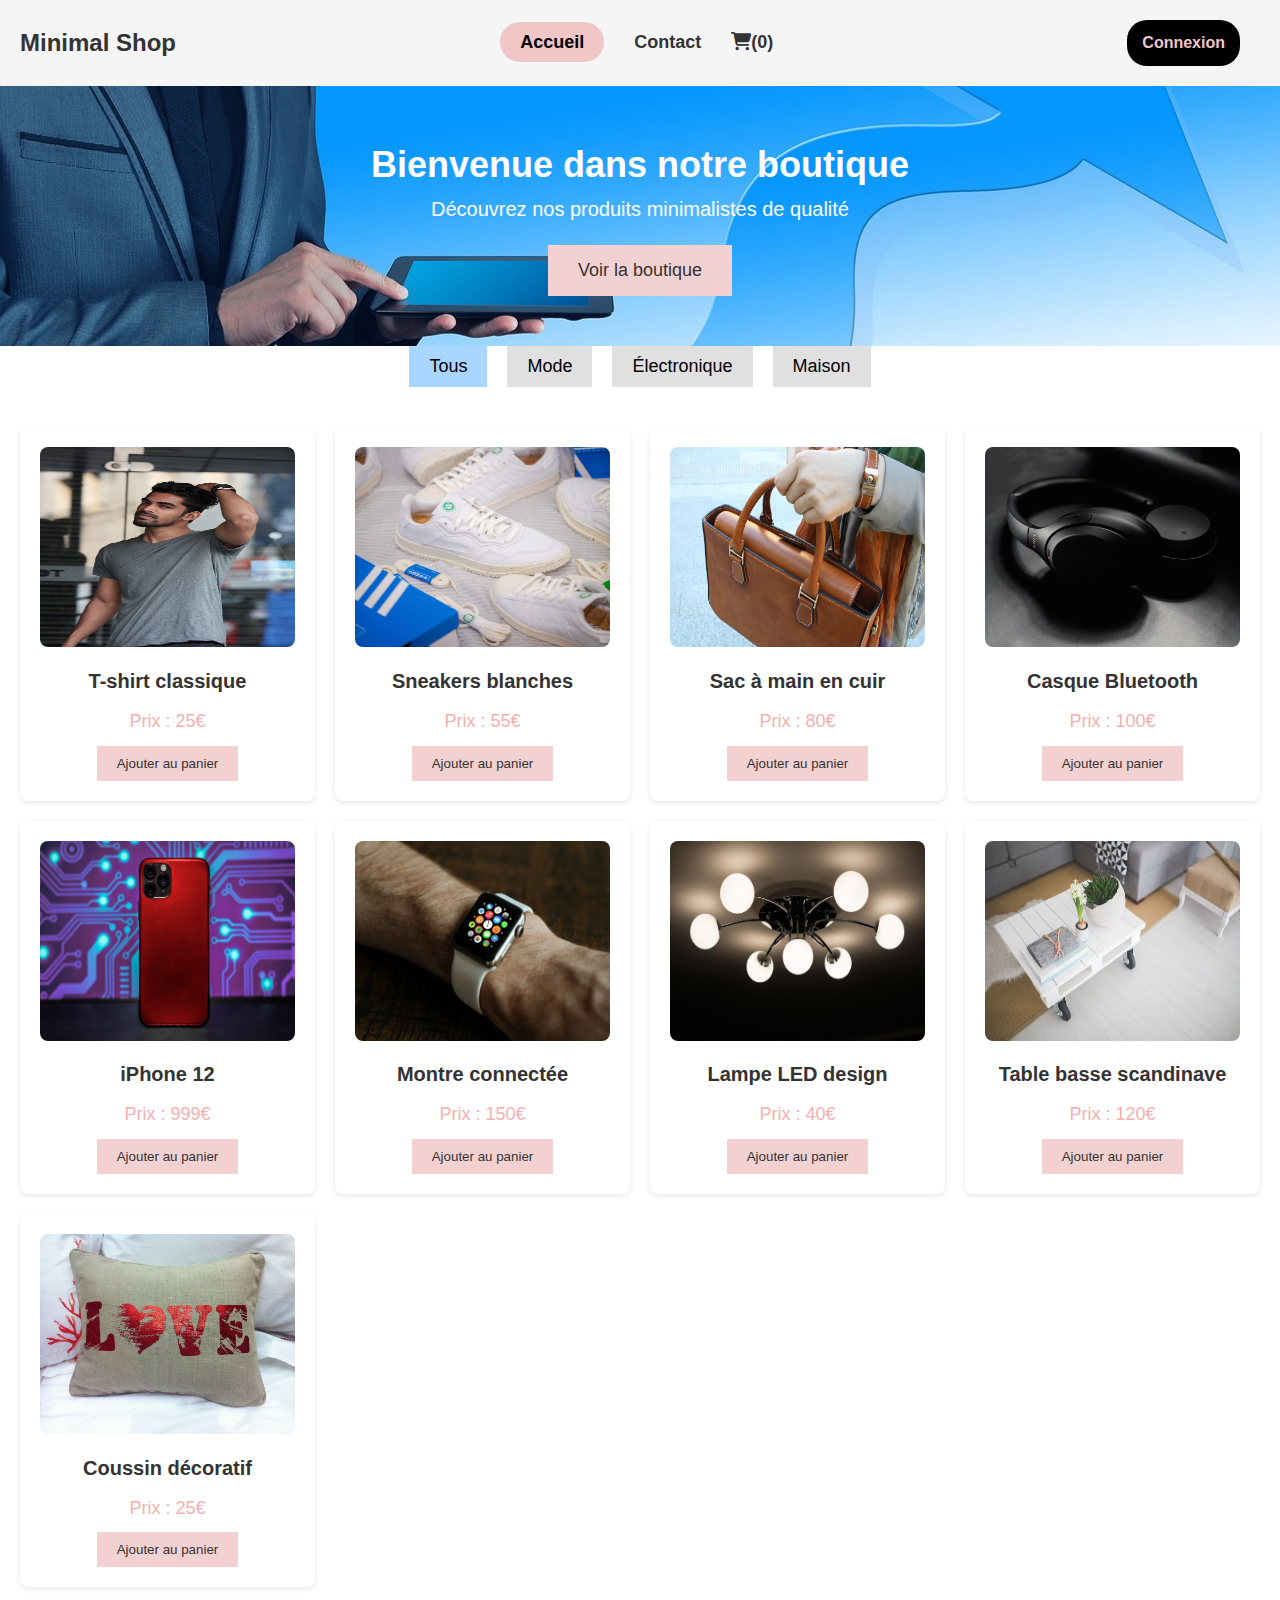
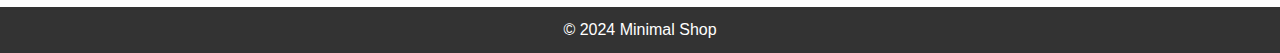
<file: index.html>
<!DOCTYPE html>
<html lang="fr">
<head>
    <meta charset="UTF-8">
    <meta name="viewport" content="width=device-width, initial-scale=1.0">
    <title>Mon E-commerce Minimaliste</title>
    <link rel="stylesheet" href="assets/css/style.css">
    <link href="https://cdnjs.cloudflare.com/ajax/libs/font-awesome/6.5.0/css/all.min.css" rel="stylesheet">

</head>
<body>
    <!-- En-tête -->
    <header>
        <div class="logo">Minimal Shop</div>
        <nav>
            <ul>
                <li><a href="index.html" class="active">Accueil</a></li>
                <li><a href="pages/contact.html">Contact</a></li>
                <li><a href="pages/panier.html" id="panier-link"><i class="fa-solid fa-cart-shopping"></i>(<span id="cart-count">0</span>)</a></li>
                <li class="btn"><a href="login/login.html">Connexion</a></li>
            </ul>
        </nav>
        <div class="btn btn1"><a href="login/login.html">Connexion</a></div>
    </header>

    <!-- Bannière -->
    <section class="hero">
        <h1>Bienvenue dans notre boutique</h1>
        <p>Découvrez nos produits minimalistes de qualité</p>
        <button>Voir la boutique</button>
    </section>

    <!-- Catégories avec Onglets -->
    <section id="categories" class="categories">
        <div class="tabs">
            <button class="tab-button active" onclick="showCategory('all')">Tous</button>
            <button class="tab-button" onclick="showCategory('mode')">Mode</button>
            <button class="tab-button" onclick="showCategory('electronique')">Électronique</button>
            <button class="tab-button" onclick="showCategory('maison')">Maison</button>
        </div>

        <!-- Contenu des catégories -->
        <div id="all" class="category-content active">
            <!-- Tous les produits -->
            <div class="product-grid">
                <!-- Produits de la catégorie Mode -->
                <div class="product">
                    <img src="assets/img/p1.jpg" alt="T-shirt">
                    <h3>T-shirt classique</h3>
                    <p>Prix : 25€</p>
                    <button class="add-to-cart">Ajouter au panier</button>
                </div>
                <div class="product">
                    <img src="assets/img/p2.jpg" alt="Sneakers">
                    <h3>Sneakers blanches</h3>
                    <p>Prix : 55€</p>
                    <button class="add-to-cart">Ajouter au panier</button>
                </div>
                <div class="product">
                    <img src="assets/img/p3.jpg" alt="Sac à main">
                    <h3>Sac à main en cuir</h3>
                    <p>Prix : 80€</p>
                    <button class="add-to-cart">Ajouter au panier</button>
                </div>
                <!-- Produits de la catégorie Électronique -->
                <div class="product">
                    <img src="assets/img/p4.jpg" alt="Casque Bluetooth">
                    <h3>Casque Bluetooth</h3>
                    <p>Prix : 100€</p>
                    <button class="add-to-cart">Ajouter au panier</button>
                </div>
                <div class="product">
                    <img src="assets/img/p5.jpg" alt="iPhone 12">
                    <h3>iPhone 12</h3>
                    <p>Prix : 999€</p>
                    <button class="add-to-cart">Ajouter au panier</button>
                </div>
                <div class="product">
                    <img src="assets/img/p6.jpg" alt="Montre connectée">
                    <h3>Montre connectée</h3>
                    <p>Prix : 150€</p>
                    <button class="add-to-cart">Ajouter au panier</button>
                </div>
                <!-- Produits de la catégorie Maison -->
                <div class="product">
                    <img src="assets/img/p7.jpg" alt="Lampe LED">
                    <h3>Lampe LED design</h3>
                    <p>Prix : 40€</p>
                    <button class="add-to-cart">Ajouter au panier</button>
                </div>
                <div class="product">
                    <img src="assets/img/p8.jpg" alt="Table basse">
                    <h3>Table basse scandinave</h3>
                    <p>Prix : 120€</p>
                    <button class="add-to-cart">Ajouter au panier</button>
                </div>
                <div class="product">
                    <img src="assets/img/p9.jpg" alt="Coussin décoratif">
                    <h3>Coussin décoratif</h3>
                    <p>Prix : 25€</p>
                    <button class="add-to-cart">Ajouter au panier</button>
                </div>
            </div>
        </div>

        <!-- Autres catégories, séparées -->
        <div id="mode" class="category-content">
            <div class="product-grid">
                <div class="product">
                    <img src="assets/img/p1.jpg" alt="T-shirt">
                    <h3>T-shirt classique</h3>
                    <p>Prix : 25€</p>
                    <button class="add-to-cart">Ajouter au panier</button>
                </div>
                <div class="product">
                    <img src="assets/img/p2.jpg" alt="Sneakers">
                    <h3>Sneakers blanches</h3>
                    <p>Prix : 55€</p>
                    <button class="add-to-cart">Ajouter au panier</button>
                </div>
                <div class="product">
                    <img src="assets/img/p3.jpg" alt="Sac à main">
                    <h3>Sac à main en cuir</h3>
                    <p>Prix : 80€</p>
                    <button class="add-to-cart">Ajouter au panier</button>
                </div>
            </div>
        </div>

        <div id="electronique" class="category-content">
            <div class="product-grid">
                <div class="product">
                    <img src="assets/img/p4.jpg" alt="Casque Bluetooth">
                    <h3>Casque Bluetooth</h3>
                    <p>Prix : 100€</p>
                    <button class="add-to-cart">Ajouter au panier</button>
                </div>
                <div class="product">
                    <img src="assets/img/p5.jpg" alt="iPhone 12">
                    <h3>iPhone 12</h3>
                    <p>Prix : 999€</p>
                    <button class="add-to-cart">Ajouter au panier</button>
                </div>
                <div class="product">
                    <img src="assets/img/p6.jpg" alt="Montre connectée">
                    <h3>Montre connectée</h3>
                    <p>Prix : 150€</p>
                    <button class="add-to-cart">Ajouter au panier</button>
                </div>
            </div>
        </div>

        <div id="maison" class="category-content">
            <div class="product-grid">
                <div class="product">
                    <img src="assets/img/p7.jpg" alt="Lampe LED">
                    <h3>Lampe LED design</h3>
                    <p>Prix : 40€</p>
                    <button class="add-to-cart">Ajouter au panier</button>
                </div>
                <div class="product">
                    <img src="assets/img/p8.jpg" alt="Table basse">
                    <h3>Table basse scandinave</h3>
                    <p>Prix : 120€</p>
                    <button class="add-to-cart">Ajouter au panier</button>
                </div>
                <div class="product">
                    <img src="assets/img/p9.jpg" alt="Coussin décoratif">
                    <h3>Coussin décoratif</h3>
                    <p>Prix : 25€</p>
                    <button class="add-to-cart">Ajouter au panier</button>
                </div>
            </div>
        </div>
    </section>


    <!-- Footer -->
    <footer>
        <p>&copy; 2024 Minimal Shop</p>
    </footer>

    <script src="assets/js/script.js"></script>
</body>
</html>
</file>
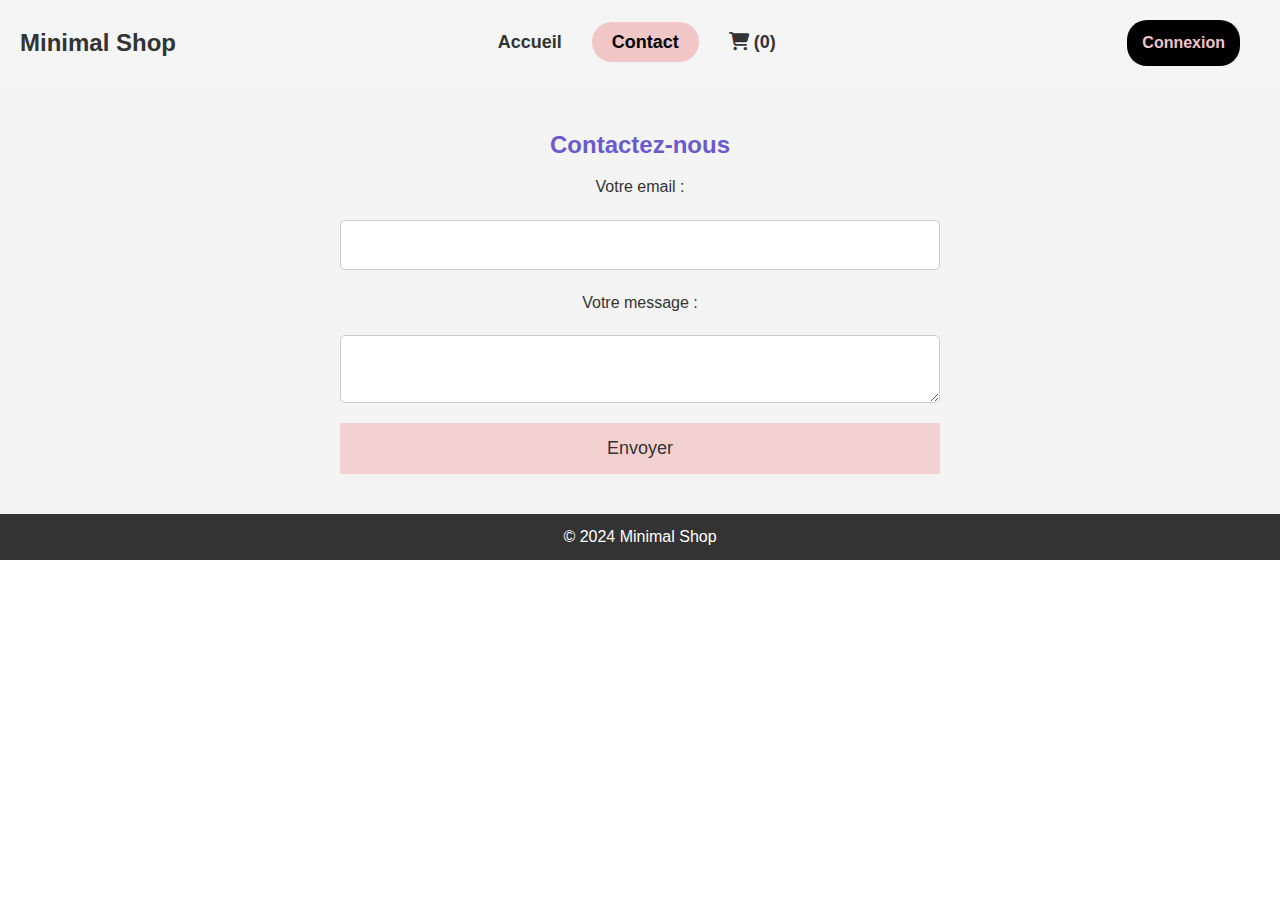
<file: pages/contact.html>
<!DOCTYPE html>
<html lang="fr">
<head>
    <meta charset="UTF-8">
    <meta name="viewport" content="width=device-width, initial-scale=1.0">
    <title>Mon E-commerce Minimaliste</title>
    <link rel="stylesheet" href="../assets/css/style.css">
    <link href="https://cdnjs.cloudflare.com/ajax/libs/font-awesome/6.5.0/css/all.min.css" rel="stylesheet">

</head>
<body>
    <!-- En-tête -->
    <header>
        <div class="logo">Minimal Shop</div>
        <nav>
            <ul>
                <li><a href="../index.html">Accueil</a></li>
                <li><a href="#contact" class="active">Contact</a></li>
                <li><a href="panier.html" id="panier-link"><i class="fa-solid fa-cart-shopping"></i> (<span id="cart-count">0</span>)</a></li>
                <li class="btn"><a href="../login/login.html">Connexion</a></li>
            </ul>
        </nav>
        <div class="btn btn1"><a href="../login/login.html">Connexion</a></div>
    </header>



    <!-- Contact -->
    <section id="contact">
        <h2>Contactez-nous</h2>
        <form action="#">
            <label for="email">Votre email :</label>
            <input type="email" id="email" name="email" required>
            <label for="message">Votre message :</label>
            <textarea id="message" name="message" required></textarea>
            <button type="submit">Envoyer</button>
        </form>
    </section>



    <!-- Footer -->
    <footer>
        <p>&copy; 2024 Minimal Shop</p>
    </footer>

    <script src="../assets/js/script.js"></script>
</body>
</html>
</file>
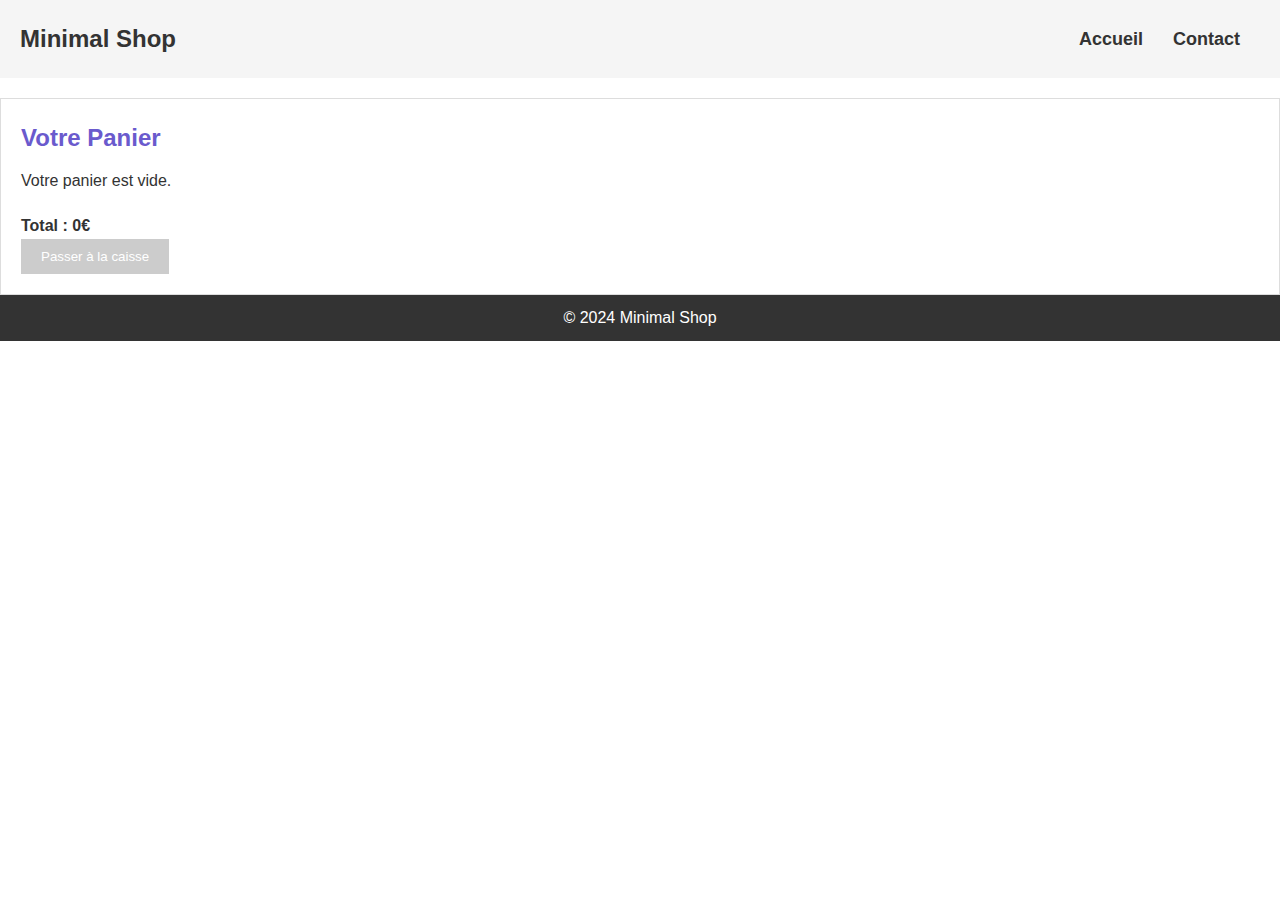
<file: pages/panier.html>
<!DOCTYPE html>
<html lang="fr">
<head>
    <meta charset="UTF-8">
    <meta name="viewport" content="width=device-width, initial-scale=1.0">
    <title>Mon E-commerce Minimaliste</title>
    <link rel="stylesheet" href="../assets/css/style.css">
</head>
<body>
    <!-- En-tête -->
    <header>
        <div class="logo">Minimal Shop</div>
        <nav>
            <ul>
                <li><a href="../index.html">Accueil</a></li>
                <li><a href="contact.html">Contact</a></li>
            </ul>
        </nav>
    </header>



    <!-- Section Panier -->

    <section id="panier" class="panier">
        <h2>Votre Panier</h2>
        <div id="cart-items">
            <p>Votre panier est vide.</p>
        </div>
        <div id="cart-total" class="cart-total">
            <p>Total : <span id="total-price">0€</span></p>
            <button id="checkout-btn" disabled>Passer à la caisse</button>
        </div>
    </section>



    <!-- Footer -->
    <footer>
        <p>&copy; 2024 Minimal Shop</p>
    </footer>

    <script src="../assets/js/script.js"></script>
</body>
</html>
</file>
<file: assets/css/style.css>
@import url('reset.css');



/* Bannière */

.hero {
    text-align: center;
    background-image: url(../img/background.jpg);
    background-repeat: no-repeat;  /* Évite la répétition de l'image */
    background-position: center center;  /* Centre l'image horizontalement et verticalement */
    background-size: cover;  /* Permet à l'image de couvrir toute la zone sans déformation */
    padding: 50px 20px;
}

.hero h1 {
    font-size: 36px;
    color: #FFFFFF;
}

.hero p {
    color: #FFFFFF;
    font-size: 20px;
}

.hero button {
    background-color: #F4D1D1; /* Rose poudré */
    color: #333333;
    padding: 15px 30px;
    border: none;
    font-size: 18px;
    cursor: pointer;
    margin-top: 20px;
}

.hero button:hover {
    background-color: #F4B0B0;
}

/* Responsive styles pour .hero */

/* Tablettes et petits écrans (moins de 768px) */
@media (max-width: 768px) {
    .hero {
        padding: 40px 15px; /* Réduction du padding */
        text-align: center; /* Reste centré */
    }

    .hero h1 {
        font-size: 28px; /* Taille de police réduite */
    }

    .hero p {
        font-size: 16px; /* Police du paragraphe réduite */
    }

    .hero button {
        font-size: 16px; /* Taille de bouton réduite */
        padding: 12px 25px; /* Réduction du padding */
    }
}

/* Smartphones petits (moins de 576px) */
@media (max-width: 576px) {
    .hero {
        padding: 30px 10px; /* Réduction supplémentaire du padding */
    }

    .hero h1 {
        font-size: 24px; /* Réduction supplémentaire */
    }

    .hero p {
        font-size: 14px; /* Police encore plus petite */
    }

    .hero button {
        font-size: 14px; /* Taille minimale */
        padding: 10px 20px; /* Padding minimal */
    }
}




/* Onglets */
.tabs {
    display: flex;
    justify-content: center;
    gap: 20px;
    margin-bottom: 20px;
}

.tab-button {
    background-color: #E0E0E0;
    border: none;
    padding: 10px 20px;
    font-size: 18px;
    cursor: pointer;
}

.tab-button.active {
    background-color: #A9D6FF; /* Bleu pâle */
}

.category-content {
    display: none;
}

.category-content.active {
    display: block;
}

/* Responsive styles pour les onglets */

/* Responsive styles pour les onglets */

/* Tablettes et petits écrans (moins de 768px) */
@media (max-width: 768px) {
    .tabs {
        gap: 15px; /* Réduction de l'espacement entre les onglets */
    }

    .tab-button {
        font-size: 16px; /* Réduction de la taille de la police */
        padding: 8px 15px; /* Réduction du padding */
    }
}

/* Smartphones (moins de 576px) */
@media (max-width: 576px) {
    .tabs {
        gap: 10px; /* Espacement encore réduit */
    }

    .tab-button {
        font-size: 14px; /* Taille de police encore plus petite */
        padding: 6px 10px; /* Padding minimal */
    }
}


/* Grille des produits */
.product-grid {
    display: grid;
    grid-template-columns: repeat(auto-fill, minmax(250px, 1fr));
    gap: 20px;
    padding: 20px;
}

.product {
    background-color: #FFFFFF;
    border-radius: 8px;
    box-shadow: 0 2px 5px rgba(0, 0, 0, 0.1);
    padding: 20px;
    text-align: center;
}

.product img {
    width: 100%;
    height: 200px;
    border-radius: 8px;
}

.product h3 {
    font-size: 20px;
    margin: 10px 0;
}

.product p {
    font-size: 18px;
    color: #F4B0B0;
}

.add-to-cart {
    background-color: #F4D1D1; /* Rose poudré */
    color: #333333;
    padding: 10px 20px;
    border: none;
    cursor: pointer;
    margin-top: 10px;
}

.add-to-cart:hover {
    background-color: #F4B0B0;
}

/* Section Contact */
#contact {
    background-color: #F4F4F4;
    padding: 40px 20px;
    text-align: center;
}

#contact form {
    display: grid;
    gap: 20px;
    max-width: 600px;
    margin: 0 auto;
}

#contact input, #contact textarea {
    padding: 15px;
    border: 1px solid #ccc;
    border-radius: 5px;
    font-size: 16px;
}

#contact button {
    background-color: #F4D1D1;
    color: #333333;
    padding: 15px 30px;
    border: none;
    cursor: pointer;
    font-size: 18px;
}

#contact button:hover {
    background-color: #F4B0B0;
}

/* Footer */
footer {
    background-color: #333333;
    color: #FFFFFF;
    text-align: center;
    padding: 10px;
    position: relative;
    bottom: 0;
    width: 100%;
}






















/* Style du Panier */
.panier {
    padding: 20px;
    background-color: #fff;
    color: #333;
    border: 1px solid #ddd;
    margin-top: 20px;
}

#cart-items {
    margin-bottom: 20px;
}

.cart-total {
    font-weight: bold;
}

#checkout-btn {
    background-color: #000;
    color: white;
    padding: 10px 20px;
    cursor: pointer;
    border: none;
    transition: background-color 0.3s ease;
}

#checkout-btn:disabled {
    background-color: #ccc;
    cursor: not-allowed;
}

#checkout-btn:hover:not(:disabled) {
    background-color: #444;
}








.header {
    background-color: var(--primary-color);
    color: white;
    padding: 20px;
    text-align: center;
}

main {
    padding: 20px;
    max-width: 1200px;
    margin: auto;
}

h2 {
    color: var(--primary-color);
    margin-bottom: 10px;
}

.add-product, .seller-products, .sales-stats {
    background-color: white;
    padding: 20px;
    border-radius: var(--border-radius);
    box-shadow: var(--box-shadow);
    margin-bottom: 20px;
}

.add-product form .form-group {
    margin-bottom: 15px;
}

.add-product form label {
    font-weight: bold;
    margin-bottom: 5px;
    display: block;
}

.add-product form input,
.add-product form textarea,
.add-product form select {
    width: 100%;
    padding: 10px;
    border: 1px solid #ddd;
    border-radius: var(--border-radius);
}

.add-product .btn {
    background-color: var(--accent-color);
    color: white;
    padding: 10px 20px;
    border: none;
    border-radius: var(--border-radius);
    cursor: pointer;
    font-size: 16px;
}

.add-product .btn:hover {
    background-color: darken(var(--accent-color), 10%);
}

/* Produits Grid */
.product-grid {
    display: grid;
    grid-template-columns: repeat(auto-fit, minmax(250px, 1fr));
    gap: 20px;
}

.product-card {
    background-color: var(--secondary-color);
    border: 1px solid #ddd;
    border-radius: var(--border-radius);
    box-shadow: var(--box-shadow);
    padding: 15px;
    text-align: center;
}

.product-card h3 {
    font-size: 18px;
    margin-bottom: 10px;
}

.product-card p {
    font-size: 14px;
    color: var(--text-light);
    margin-bottom: 10px;
}

/* Statistiques */
.stats-grid {
    display: grid;
    grid-template-columns: repeat(auto-fit, minmax(250px, 1fr));
    gap: 20px;
}

.stat-card {
    background-color: var(--secondary-color);
    border: 1px solid #ddd;
    border-radius: var(--border-radius);
    padding: 20px;
    text-align: center;
    box-shadow: var(--box-shadow);
}

.stat-card h3 {
    font-size: 20px;
    margin-bottom: 10px;
    color: var(--primary-color);
}

.stat-card p {
    font-size: 18px;
    font-weight: bold;
    color: var(--text-color);
}
</file>
